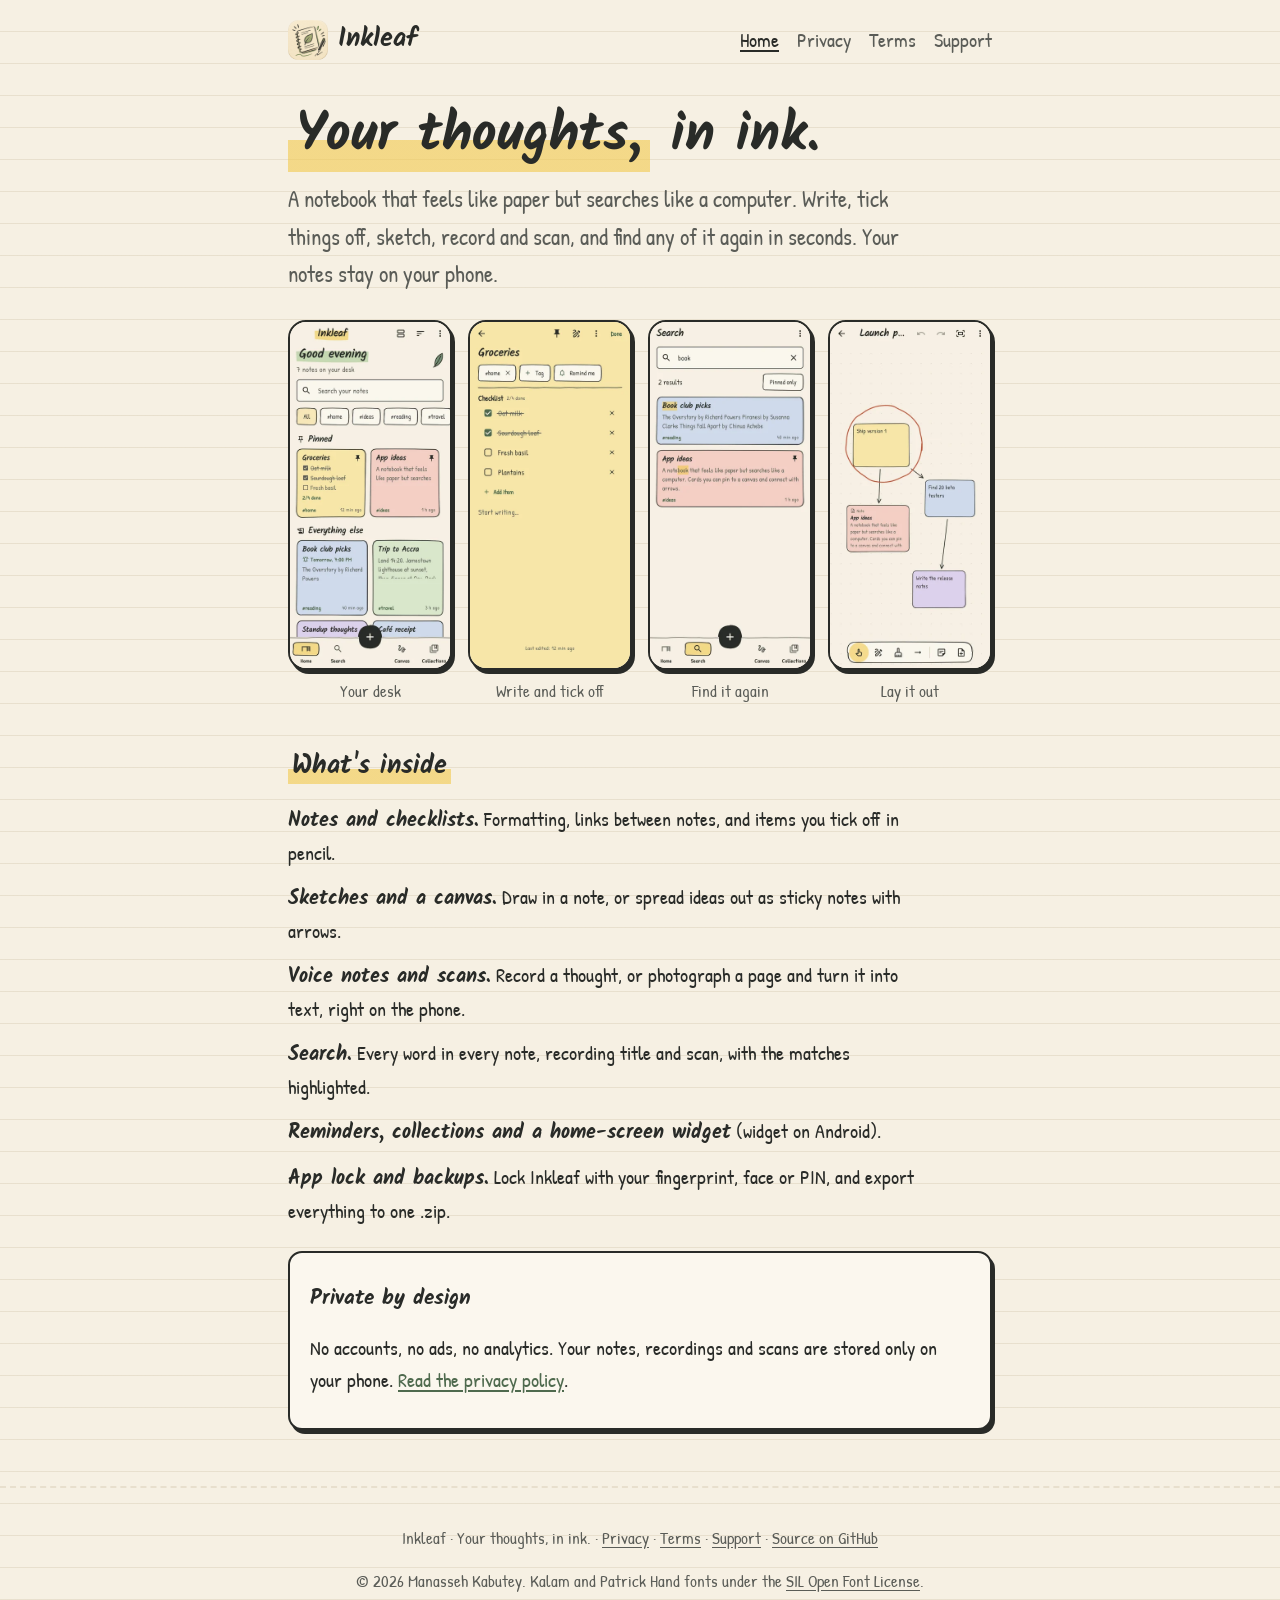
<file: site/index.html>
<!doctype html>
<html lang="en">
<head>
  <meta charset="utf-8">
  <meta name="viewport" content="width=device-width, initial-scale=1">
  <title>Inkleaf: your thoughts, in ink</title>
  <meta name="description" content="Inkleaf is a warm, hand-drawn notebook for Android and iPhone. Write, tick off checklists, sketch, record, scan and search. Everything stays on your phone.">
  <meta name="theme-color" content="#f6f0e3" media="(prefers-color-scheme: light)">
  <meta name="theme-color" content="#1f201e" media="(prefers-color-scheme: dark)">
  <link rel="icon" href="img/logo-32.png" type="image/png">
  <link rel="apple-touch-icon" href="img/logo-192.png">
  <link rel="preload" href="fonts/Kalam-Bold.ttf" as="font" type="font/ttf" crossorigin>
  <link rel="preload" href="fonts/PatrickHand-Regular.ttf" as="font" type="font/ttf" crossorigin>
  <link rel="stylesheet" href="style.css">
</head>
<body>
  <header class="site wrap">
    <a class="brand" href="index.html"><img src="img/logo-192.png" alt="" width="40" height="40">Inkleaf</a>
    <nav class="site" aria-label="Site">
      <a href="index.html" aria-current="page">Home</a>
      <a href="privacy.html">Privacy</a>
      <a href="terms.html">Terms</a>
      <a href="support.html">Support</a>
    </nav>
  </header>
  <main class="wrap">
    <h1><span class="mark">Your thoughts,</span> in ink.</h1>
    <p class="lede">A notebook that feels like paper but searches like a computer. Write, tick things off, sketch, record and scan, and find any of it again in seconds. Your notes stay on your phone.</p>

    <div class="shots">
      <figure><img src="img/home.webp" alt="Inkleaf's home screen: pinned pastel note cards on cream paper" width="390" height="844"><figcaption>Your desk</figcaption></figure>
      <figure><img src="img/editor.webp" alt="Writing a note in Inkleaf's editor" width="390" height="844" loading="lazy"><figcaption>Write and tick off</figcaption></figure>
      <figure><img src="img/search.webp" alt="Search results with the matching words highlighted" width="390" height="844" loading="lazy"><figcaption>Find it again</figcaption></figure>
      <figure><img src="img/canvas.webp" alt="A canvas of sticky notes joined by arrows" width="390" height="844" loading="lazy"><figcaption>Lay it out</figcaption></figure>
    </div>

    <h2><span class="mark">What's inside</span></h2>
    <ul class="features">
      <li><strong>Notes and checklists.</strong> Formatting, links between notes, and items you tick off in pencil.</li>
      <li><strong>Sketches and a canvas.</strong> Draw in a note, or spread ideas out as sticky notes with arrows.</li>
      <li><strong>Voice notes and scans.</strong> Record a thought, or photograph a page and turn it into text, right on the phone.</li>
      <li><strong>Search.</strong> Every word in every note, recording title and scan, with the matches highlighted.</li>
      <li><strong>Reminders, collections and a home-screen widget</strong> (widget on Android).</li>
      <li><strong>App lock and backups.</strong> Lock Inkleaf with your fingerprint, face or PIN, and export everything to one .zip.</li>
    </ul>

    <div class="card">
      <h3>Private by design</h3>
      <p>No accounts, no ads, no analytics. Your notes, recordings and scans are stored only on your phone. <a href="privacy.html">Read the privacy policy</a>.</p>
    </div>
  </main>
  <footer class="site">
    <p>Inkleaf · Your thoughts, in ink. · <a href="privacy.html">Privacy</a> · <a href="terms.html">Terms</a> · <a href="support.html">Support</a> · <a href="https://github.com/Qharny/InkLeaf">Source on GitHub</a></p>
    <p>© 2026 Manasseh Kabutey. Kalam and Patrick Hand fonts under the <a href="fonts/Kalam-OFL.txt">SIL Open Font License</a>.</p>
  </footer>
</body>
</html>
</file>
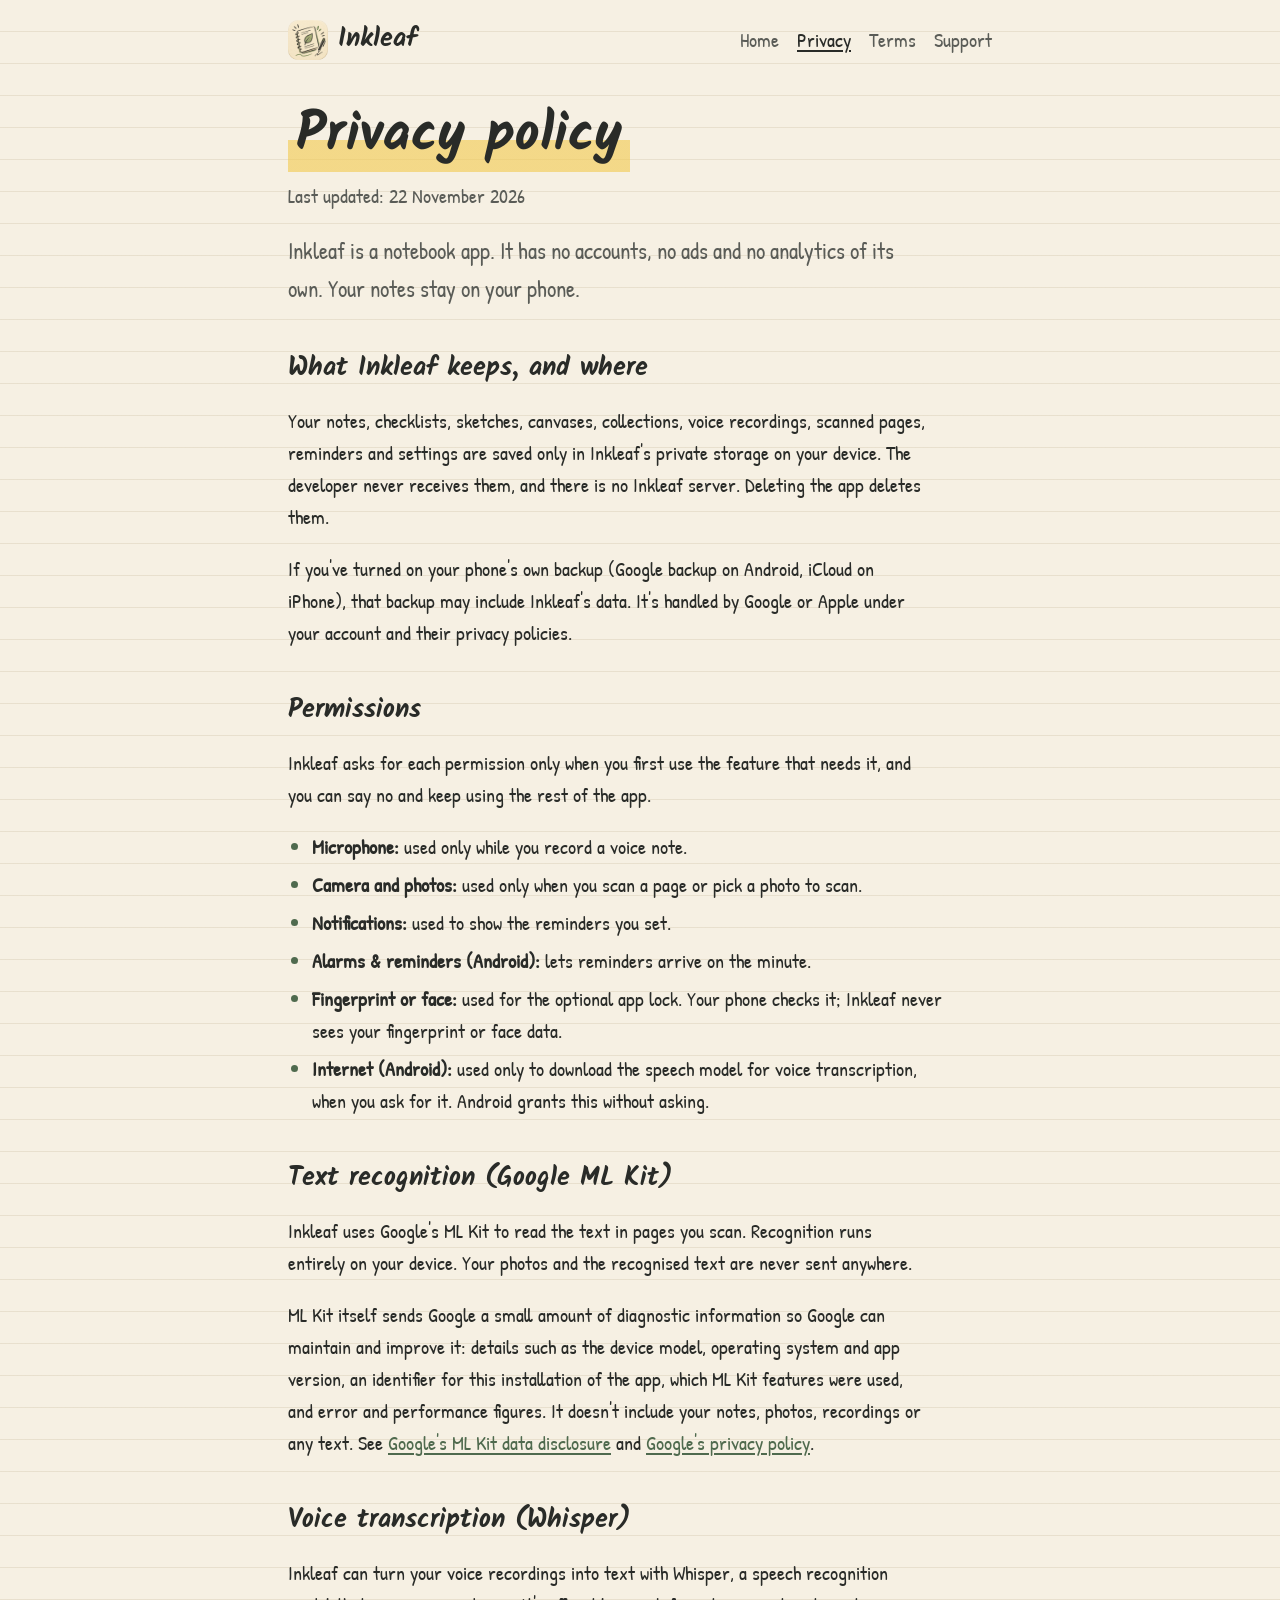
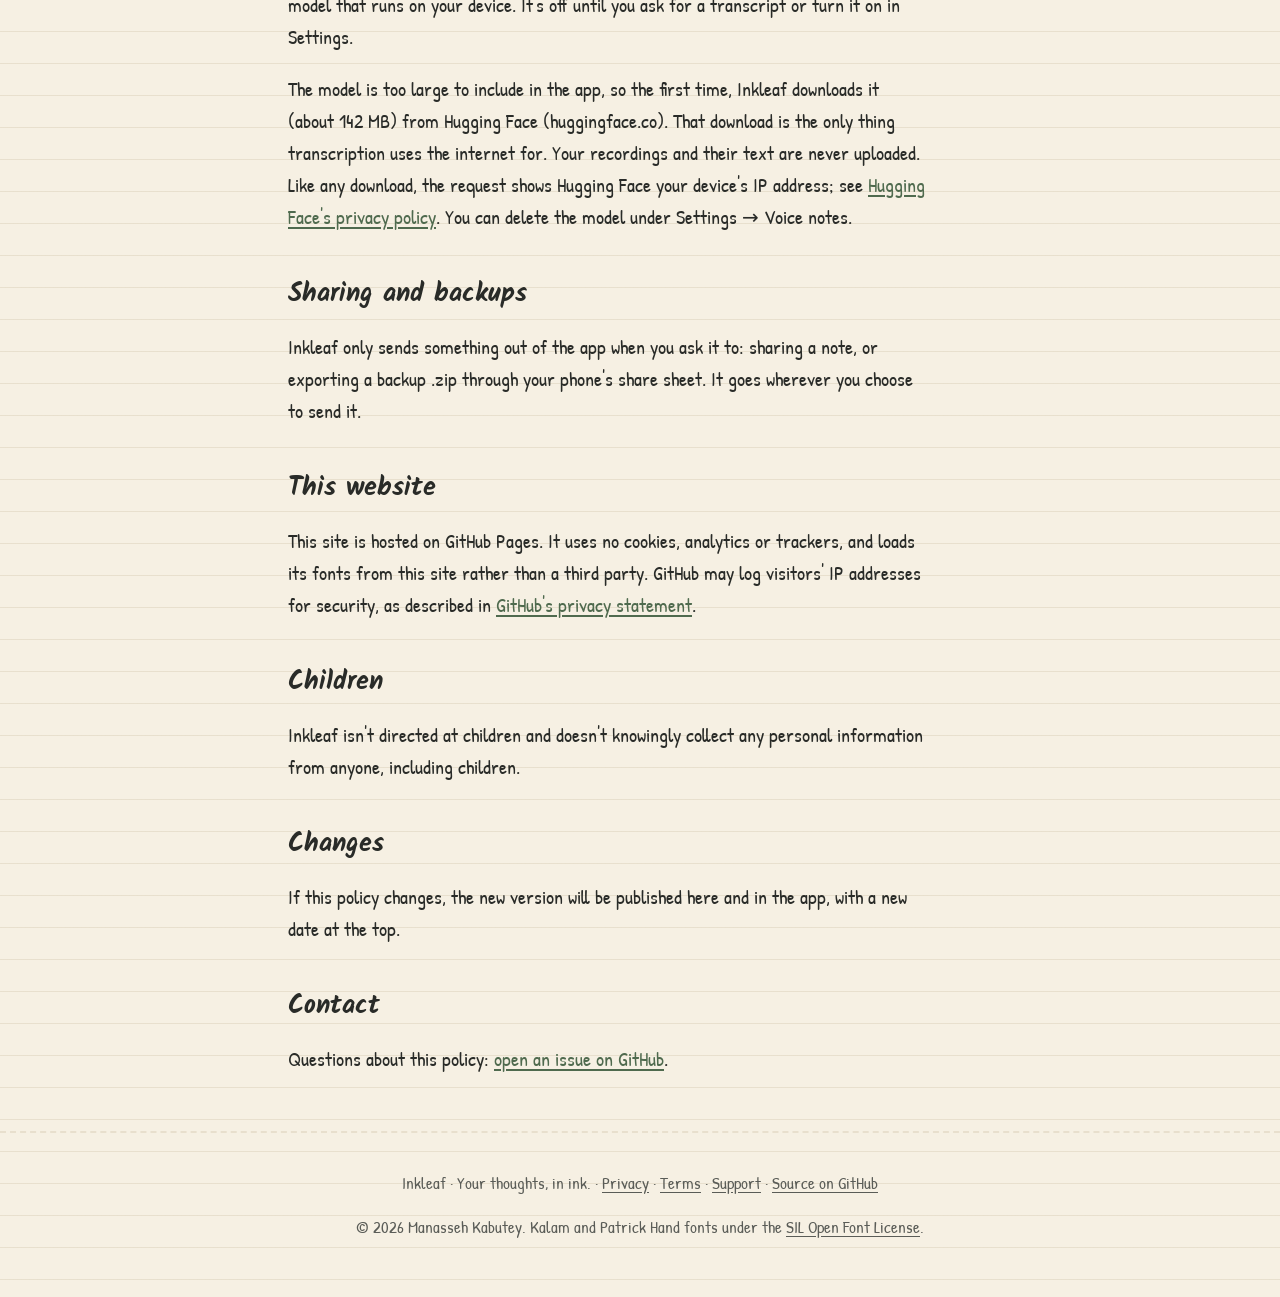
<file: site/privacy.html>
<!doctype html>
<html lang="en">
<head>
  <meta charset="utf-8">
  <meta name="viewport" content="width=device-width, initial-scale=1">
  <title>Privacy policy · Inkleaf</title>
  <meta name="description" content="What Inkleaf keeps on your phone, and what it never sends.">
  <meta name="theme-color" content="#f6f0e3" media="(prefers-color-scheme: light)">
  <meta name="theme-color" content="#1f201e" media="(prefers-color-scheme: dark)">
  <link rel="icon" href="img/logo-32.png" type="image/png">
  <link rel="apple-touch-icon" href="img/logo-192.png">
  <link rel="preload" href="fonts/Kalam-Bold.ttf" as="font" type="font/ttf" crossorigin>
  <link rel="preload" href="fonts/PatrickHand-Regular.ttf" as="font" type="font/ttf" crossorigin>
  <link rel="stylesheet" href="style.css">
</head>
<body>
  <header class="site wrap">
    <a class="brand" href="index.html"><img src="img/logo-192.png" alt="" width="40" height="40">Inkleaf</a>
    <nav class="site" aria-label="Site">
      <a href="index.html">Home</a>
      <a href="privacy.html" aria-current="page">Privacy</a>
      <a href="terms.html">Terms</a>
      <a href="support.html">Support</a>
    </nav>
  </header>
  <main class="wrap">
    <h1><span class="mark">Privacy policy</span></h1>
    <p class="updated">Last updated: 22 November 2026</p>
    <p class="lede">Inkleaf is a notebook app. It has no accounts, no ads and no analytics of its own. Your notes stay on your phone.</p>

    <h2>What Inkleaf keeps, and where</h2>
    <p>Your notes, checklists, sketches, canvases, collections, voice recordings, scanned pages, reminders and settings are saved only in Inkleaf's private storage on your device. The developer never receives them, and there is no Inkleaf server. Deleting the app deletes them.</p>
    <p>If you've turned on your phone's own backup (Google backup on Android, iCloud on iPhone), that backup may include Inkleaf's data. It's handled by Google or Apple under your account and their privacy policies.</p>

    <h2>Permissions</h2>
    <p>Inkleaf asks for each permission only when you first use the feature that needs it, and you can say no and keep using the rest of the app.</p>
    <ul>
      <li><strong>Microphone:</strong> used only while you record a voice note.</li>
      <li><strong>Camera and photos:</strong> used only when you scan a page or pick a photo to scan.</li>
      <li><strong>Notifications:</strong> used to show the reminders you set.</li>
      <li><strong>Alarms &amp; reminders (Android):</strong> lets reminders arrive on the minute.</li>
      <li><strong>Fingerprint or face:</strong> used for the optional app lock. Your phone checks it; Inkleaf never sees your fingerprint or face data.</li>
      <li><strong>Internet (Android):</strong> used only to download the speech model for voice transcription, when you ask for it. Android grants this without asking.</li>
    </ul>

    <h2>Text recognition (Google ML Kit)</h2>
    <p>Inkleaf uses Google's ML Kit to read the text in pages you scan. Recognition runs entirely on your device. Your photos and the recognised text are never sent anywhere.</p>
    <p>ML Kit itself sends Google a small amount of diagnostic information so Google can maintain and improve it: details such as the device model, operating system and app version, an identifier for this installation of the app, which ML Kit features were used, and error and performance figures. It doesn't include your notes, photos, recordings or any text. See <a href="https://developers.google.com/ml-kit/android/data-disclosure">Google's ML Kit data disclosure</a> and <a href="https://policies.google.com/privacy">Google's privacy policy</a>.</p>

    <h2>Voice transcription (Whisper)</h2>
    <p>Inkleaf can turn your voice recordings into text with Whisper, a speech recognition model that runs on your device. It's off until you ask for a transcript or turn it on in Settings.</p>
    <p>The model is too large to include in the app, so the first time, Inkleaf downloads it (about 142 MB) from Hugging Face (huggingface.co). That download is the only thing transcription uses the internet for. Your recordings and their text are never uploaded. Like any download, the request shows Hugging Face your device's IP address; see <a href="https://huggingface.co/privacy">Hugging Face's privacy policy</a>. You can delete the model under Settings → Voice notes.</p>

    <h2>Sharing and backups</h2>
    <p>Inkleaf only sends something out of the app when you ask it to: sharing a note, or exporting a backup .zip through your phone's share sheet. It goes wherever you choose to send it.</p>

    <h2>This website</h2>
    <p>This site is hosted on GitHub Pages. It uses no cookies, analytics or trackers, and loads its fonts from this site rather than a third party. GitHub may log visitors' IP addresses for security, as described in <a href="https://docs.github.com/en/site-policy/privacy-policies/github-general-privacy-statement">GitHub's privacy statement</a>.</p>

    <h2>Children</h2>
    <p>Inkleaf isn't directed at children and doesn't knowingly collect any personal information from anyone, including children.</p>

    <h2>Changes</h2>
    <p>If this policy changes, the new version will be published here and in the app, with a new date at the top.</p>

    <h2>Contact</h2>
    <p>Questions about this policy: <a href="https://github.com/Qharny/InkLeaf/issues">open an issue on GitHub</a>.</p>
  </main>
  <footer class="site">
    <p>Inkleaf · Your thoughts, in ink. · <a href="privacy.html">Privacy</a> · <a href="terms.html">Terms</a> · <a href="support.html">Support</a> · <a href="https://github.com/Qharny/InkLeaf">Source on GitHub</a></p>
    <p>© 2026 Manasseh Kabutey. Kalam and Patrick Hand fonts under the <a href="fonts/Kalam-OFL.txt">SIL Open Font License</a>.</p>
  </footer>
</body>
</html>
</file>
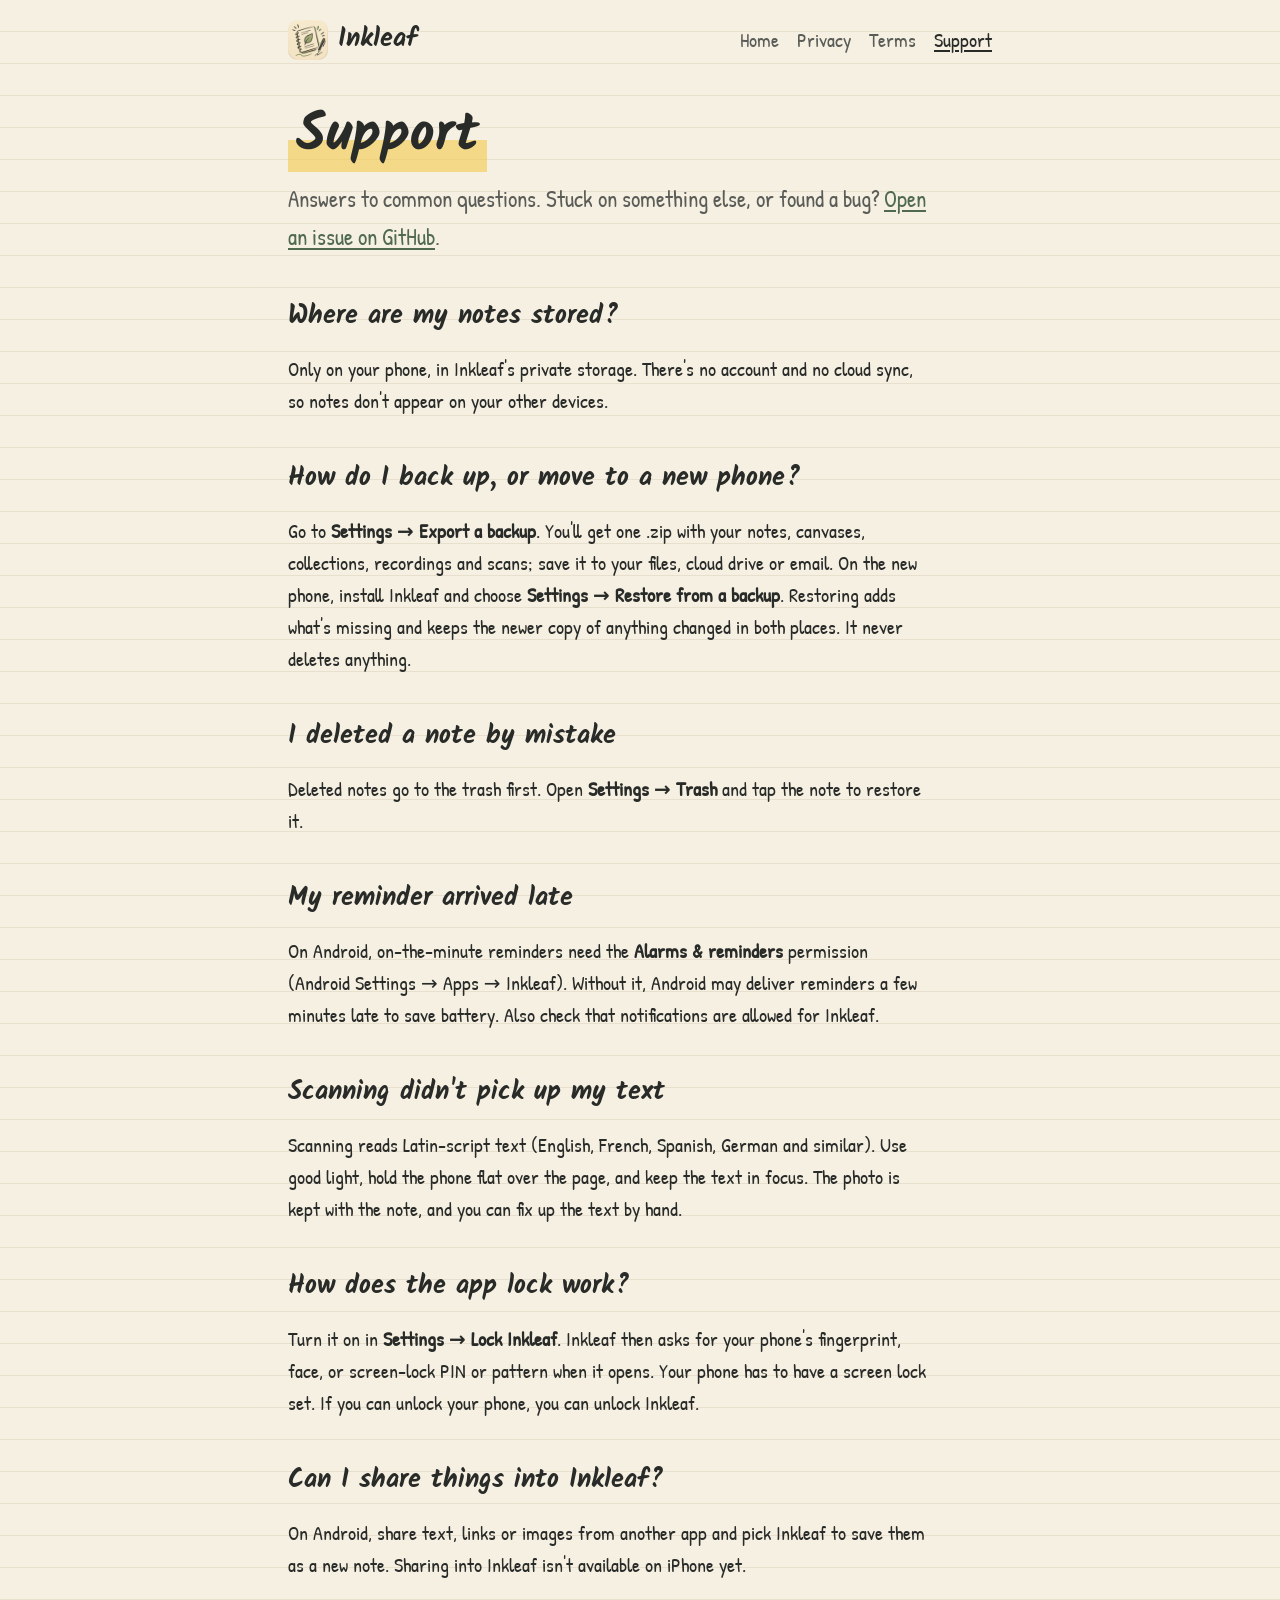
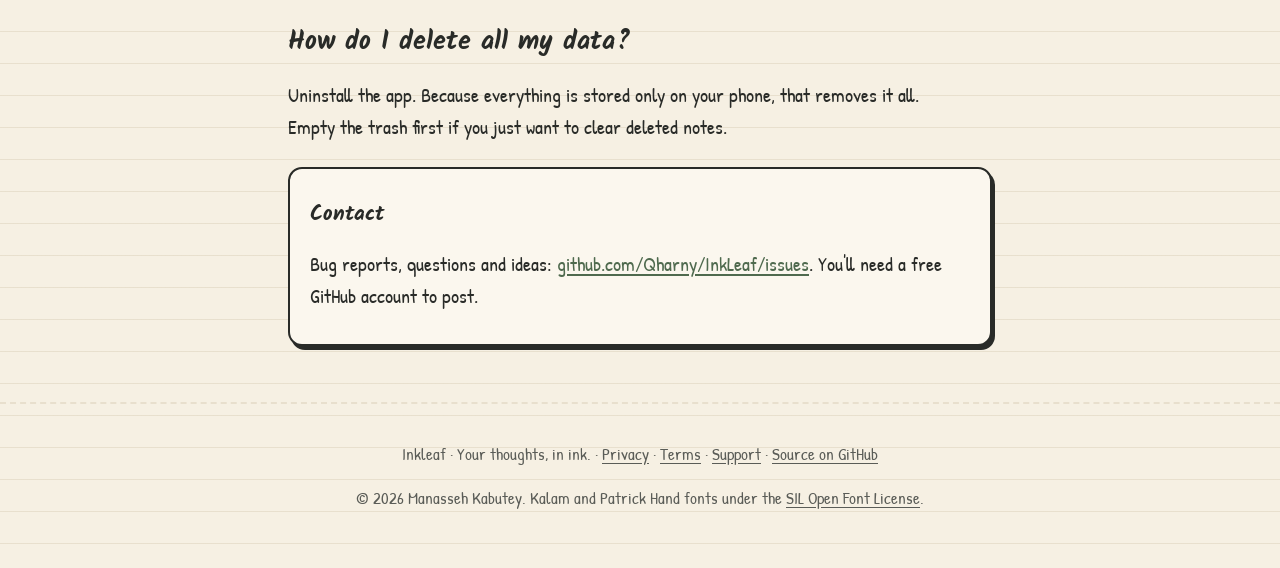
<file: site/support.html>
<!doctype html>
<html lang="en">
<head>
  <meta charset="utf-8">
  <meta name="viewport" content="width=device-width, initial-scale=1">
  <title>Support · Inkleaf</title>
  <meta name="description" content="Help with Inkleaf: backups, moving phones, reminders, scanning and the app lock.">
  <meta name="theme-color" content="#f6f0e3" media="(prefers-color-scheme: light)">
  <meta name="theme-color" content="#1f201e" media="(prefers-color-scheme: dark)">
  <link rel="icon" href="img/logo-32.png" type="image/png">
  <link rel="apple-touch-icon" href="img/logo-192.png">
  <link rel="preload" href="fonts/Kalam-Bold.ttf" as="font" type="font/ttf" crossorigin>
  <link rel="preload" href="fonts/PatrickHand-Regular.ttf" as="font" type="font/ttf" crossorigin>
  <link rel="stylesheet" href="style.css">
</head>
<body>
  <header class="site wrap">
    <a class="brand" href="index.html"><img src="img/logo-192.png" alt="" width="40" height="40">Inkleaf</a>
    <nav class="site" aria-label="Site">
      <a href="index.html">Home</a>
      <a href="privacy.html">Privacy</a>
      <a href="terms.html">Terms</a>
      <a href="support.html" aria-current="page">Support</a>
    </nav>
  </header>
  <main class="wrap">
    <h1><span class="mark">Support</span></h1>
    <p class="lede">Answers to common questions. Stuck on something else, or found a bug? <a href="https://github.com/Qharny/InkLeaf/issues/new">Open an issue on GitHub</a>.</p>

    <h2>Where are my notes stored?</h2>
    <p>Only on your phone, in Inkleaf's private storage. There's no account and no cloud sync, so notes don't appear on your other devices.</p>

    <h2>How do I back up, or move to a new phone?</h2>
    <p>Go to <strong>Settings → Export a backup</strong>. You'll get one .zip with your notes, canvases, collections, recordings and scans; save it to your files, cloud drive or email. On the new phone, install Inkleaf and choose <strong>Settings → Restore from a backup</strong>. Restoring adds what's missing and keeps the newer copy of anything changed in both places. It never deletes anything.</p>

    <h2>I deleted a note by mistake</h2>
    <p>Deleted notes go to the trash first. Open <strong>Settings → Trash</strong> and tap the note to restore it.</p>

    <h2>My reminder arrived late</h2>
    <p>On Android, on-the-minute reminders need the <strong>Alarms &amp; reminders</strong> permission (Android Settings → Apps → Inkleaf). Without it, Android may deliver reminders a few minutes late to save battery. Also check that notifications are allowed for Inkleaf.</p>

    <h2>Scanning didn't pick up my text</h2>
    <p>Scanning reads Latin-script text (English, French, Spanish, German and similar). Use good light, hold the phone flat over the page, and keep the text in focus. The photo is kept with the note, and you can fix up the text by hand.</p>

    <h2>How does the app lock work?</h2>
    <p>Turn it on in <strong>Settings → Lock Inkleaf</strong>. Inkleaf then asks for your phone's fingerprint, face, or screen-lock PIN or pattern when it opens. Your phone has to have a screen lock set. If you can unlock your phone, you can unlock Inkleaf.</p>

    <h2>Can I share things into Inkleaf?</h2>
    <p>On Android, share text, links or images from another app and pick Inkleaf to save them as a new note. Sharing into Inkleaf isn't available on iPhone yet.</p>

    <h2>How do I delete all my data?</h2>
    <p>Uninstall the app. Because everything is stored only on your phone, that removes it all. Empty the trash first if you just want to clear deleted notes.</p>

    <div class="card">
      <h3>Contact</h3>
      <p>Bug reports, questions and ideas: <a href="https://github.com/Qharny/InkLeaf/issues">github.com/Qharny/InkLeaf/issues</a>. You'll need a free GitHub account to post.</p>
    </div>
  </main>
  <footer class="site">
    <p>Inkleaf · Your thoughts, in ink. · <a href="privacy.html">Privacy</a> · <a href="terms.html">Terms</a> · <a href="support.html">Support</a> · <a href="https://github.com/Qharny/InkLeaf">Source on GitHub</a></p>
    <p>© 2026 Manasseh Kabutey. Kalam and Patrick Hand fonts under the <a href="fonts/Kalam-OFL.txt">SIL Open Font License</a>.</p>
  </footer>
</body>
</html>
</file>
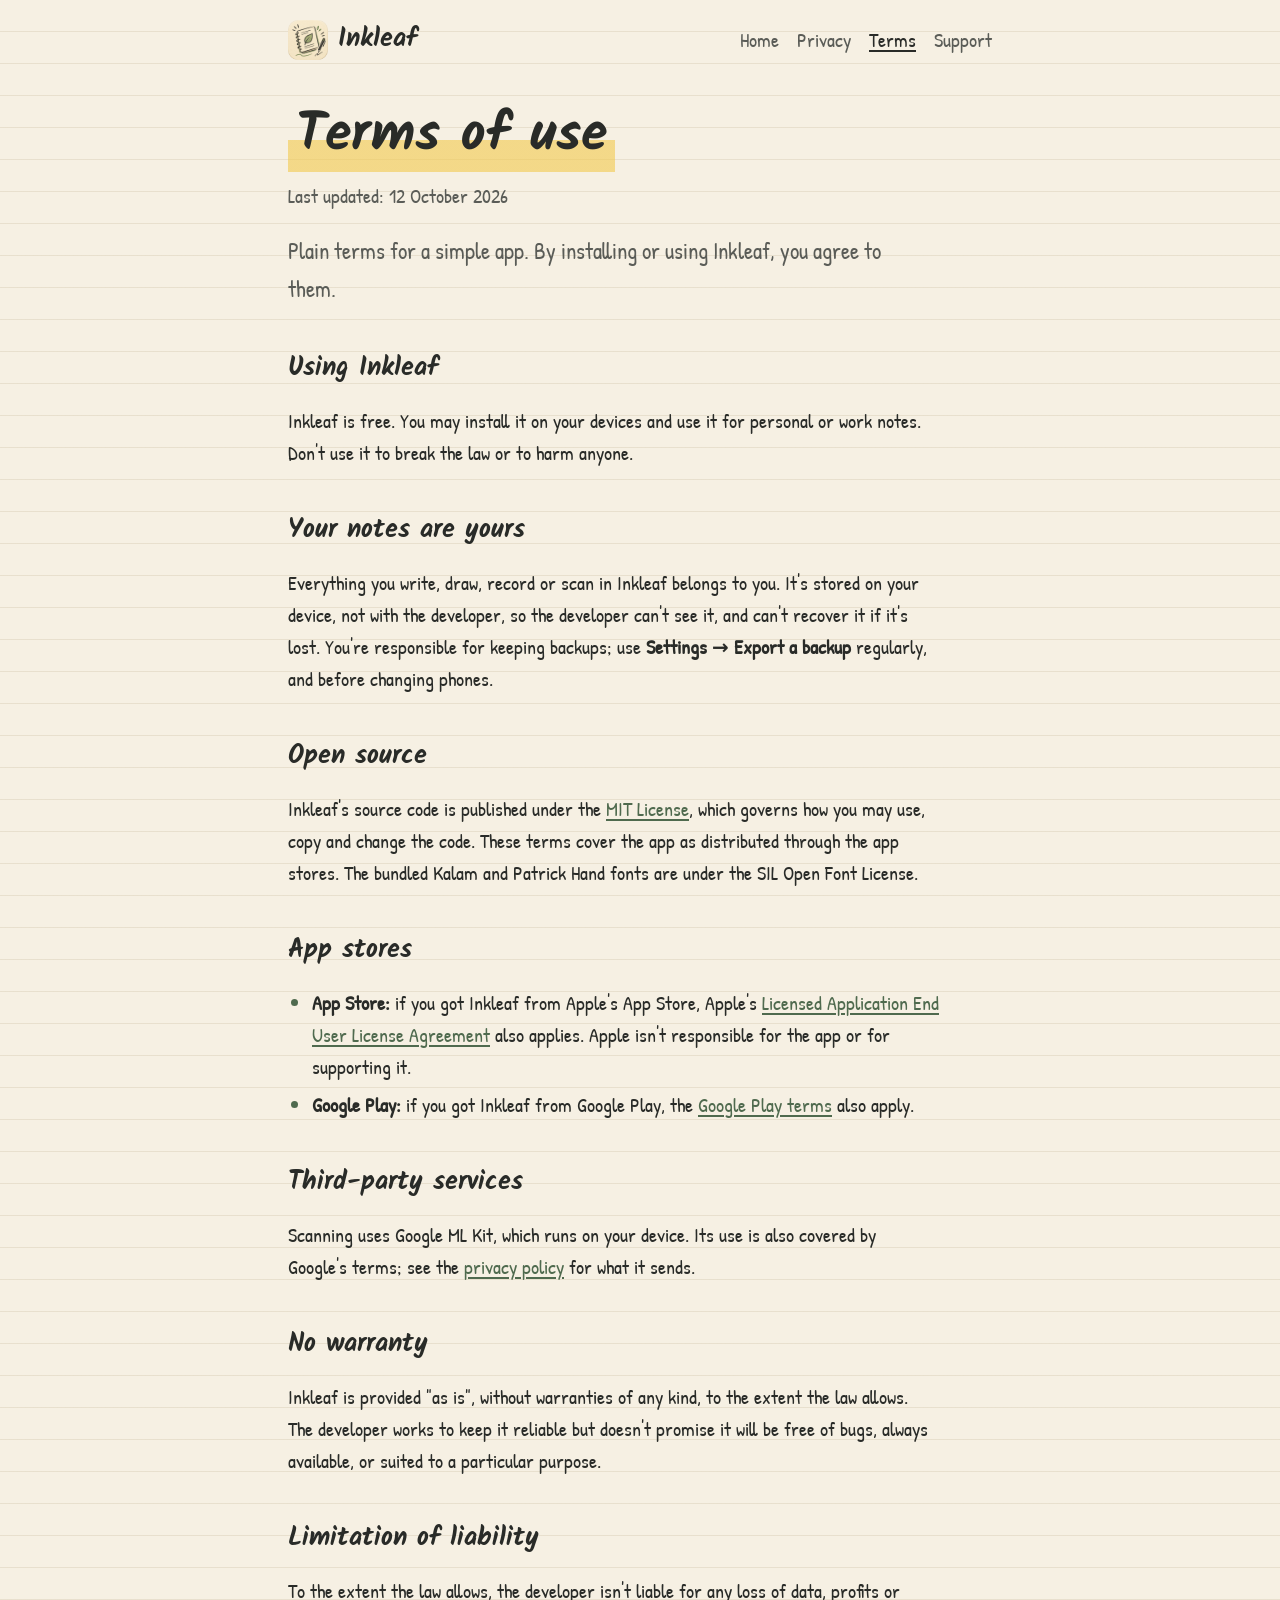
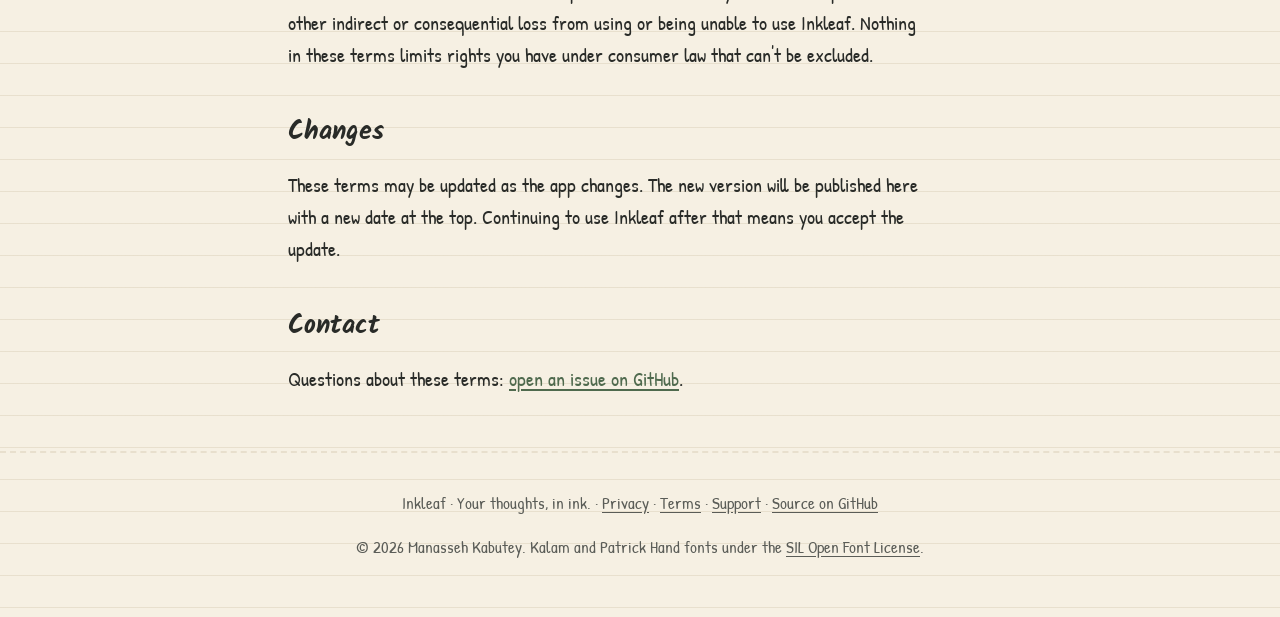
<file: site/terms.html>
<!doctype html>
<html lang="en">
<head>
  <meta charset="utf-8">
  <meta name="viewport" content="width=device-width, initial-scale=1">
  <title>Terms of use · Inkleaf</title>
  <meta name="description" content="The terms for using the Inkleaf notebook app.">
  <meta name="theme-color" content="#f6f0e3" media="(prefers-color-scheme: light)">
  <meta name="theme-color" content="#1f201e" media="(prefers-color-scheme: dark)">
  <link rel="icon" href="img/logo-32.png" type="image/png">
  <link rel="apple-touch-icon" href="img/logo-192.png">
  <link rel="preload" href="fonts/Kalam-Bold.ttf" as="font" type="font/ttf" crossorigin>
  <link rel="preload" href="fonts/PatrickHand-Regular.ttf" as="font" type="font/ttf" crossorigin>
  <link rel="stylesheet" href="style.css">
</head>
<body>
  <header class="site wrap">
    <a class="brand" href="index.html"><img src="img/logo-192.png" alt="" width="40" height="40">Inkleaf</a>
    <nav class="site" aria-label="Site">
      <a href="index.html">Home</a>
      <a href="privacy.html">Privacy</a>
      <a href="terms.html" aria-current="page">Terms</a>
      <a href="support.html">Support</a>
    </nav>
  </header>
  <main class="wrap">
    <h1><span class="mark">Terms of use</span></h1>
    <p class="updated">Last updated: 12 October 2026</p>
    <p class="lede">Plain terms for a simple app. By installing or using Inkleaf, you agree to them.</p>

    <h2>Using Inkleaf</h2>
    <p>Inkleaf is free. You may install it on your devices and use it for personal or work notes. Don't use it to break the law or to harm anyone.</p>

    <h2>Your notes are yours</h2>
    <p>Everything you write, draw, record or scan in Inkleaf belongs to you. It's stored on your device, not with the developer, so the developer can't see it, and can't recover it if it's lost. You're responsible for keeping backups; use <strong>Settings → Export a backup</strong> regularly, and before changing phones.</p>

    <h2>Open source</h2>
    <p>Inkleaf's source code is published under the <a href="https://github.com/Qharny/InkLeaf/blob/main/LICENSE">MIT License</a>, which governs how you may use, copy and change the code. These terms cover the app as distributed through the app stores. The bundled Kalam and Patrick Hand fonts are under the SIL Open Font License.</p>

    <h2>App stores</h2>
    <ul>
      <li><strong>App Store:</strong> if you got Inkleaf from Apple's App Store, Apple's <a href="https://www.apple.com/legal/internet-services/itunes/dev/stdeula/">Licensed Application End User License Agreement</a> also applies. Apple isn't responsible for the app or for supporting it.</li>
      <li><strong>Google Play:</strong> if you got Inkleaf from Google Play, the <a href="https://play.google/developer-content-policy/">Google Play terms</a> also apply.</li>
    </ul>

    <h2>Third-party services</h2>
    <p>Scanning uses Google ML Kit, which runs on your device. Its use is also covered by Google's terms; see the <a href="privacy.html">privacy policy</a> for what it sends.</p>

    <h2>No warranty</h2>
    <p>Inkleaf is provided "as is", without warranties of any kind, to the extent the law allows. The developer works to keep it reliable but doesn't promise it will be free of bugs, always available, or suited to a particular purpose.</p>

    <h2>Limitation of liability</h2>
    <p>To the extent the law allows, the developer isn't liable for any loss of data, profits or other indirect or consequential loss from using or being unable to use Inkleaf. Nothing in these terms limits rights you have under consumer law that can't be excluded.</p>

    <h2>Changes</h2>
    <p>These terms may be updated as the app changes. The new version will be published here with a new date at the top. Continuing to use Inkleaf after that means you accept the update.</p>

    <h2>Contact</h2>
    <p>Questions about these terms: <a href="https://github.com/Qharny/InkLeaf/issues">open an issue on GitHub</a>.</p>
  </main>
  <footer class="site">
    <p>Inkleaf · Your thoughts, in ink. · <a href="privacy.html">Privacy</a> · <a href="terms.html">Terms</a> · <a href="support.html">Support</a> · <a href="https://github.com/Qharny/InkLeaf">Source on GitHub</a></p>
    <p>© 2026 Manasseh Kabutey. Kalam and Patrick Hand fonts under the <a href="fonts/Kalam-OFL.txt">SIL Open Font License</a>.</p>
  </footer>
</body>
</html>
</file>
<file: site/style.css>
/* Inkleaf's paper, ink and sage, as in lib/app/theme/app_colors.dart. */
@font-face {
  font-family: "Kalam";
  src: url("fonts/Kalam-Bold.ttf") format("truetype");
  font-weight: 700;
  font-display: swap;
}
@font-face {
  font-family: "Patrick Hand";
  src: url("fonts/PatrickHand-Regular.ttf") format("truetype");
  font-weight: 400;
  font-display: swap;
}

:root {
  --paper: #f6f0e3;
  --paper-light: #fbf7ee;
  --paper-dark: #ece3cf;
  --ink: #292b28;
  --ink-soft: #5a5c57;
  --sage-deep: #4f6a4e;
  --marker: rgba(242, 201, 76, 0.6);
  --rule: rgba(220, 210, 188, 0.55);
  --card: #fbf7ee;
  color-scheme: light;
}
@media (prefers-color-scheme: dark) {
  :root {
    --paper: #1f201e;
    --paper-light: #2a2c29;
    --paper-dark: #353733;
    --ink: #ede6d6;
    --ink-soft: #b9b3a5;
    --sage-deep: #9db89b;
    --marker: rgba(242, 201, 76, 0.32);
    --rule: rgba(69, 71, 63, 0.35);
    --card: #2a2c29;
    color-scheme: dark;
  }
}

* { box-sizing: border-box; }

html { -webkit-text-size-adjust: 100%; }

body {
  margin: 0;
  background-color: var(--paper);
  /* Faint ruled lines, like the app's notebook paper. */
  background-image: repeating-linear-gradient(
    to bottom, transparent 0 31px, var(--rule) 31px 32px);
  color: var(--ink);
  font-family: "Patrick Hand", "Segoe Print", "Comic Sans MS", system-ui, sans-serif;
  font-size: 1.25rem;
  line-height: 1.6;
}

a { color: var(--sage-deep); text-underline-offset: 3px; }
a:hover { text-decoration-thickness: 2px; }
a:focus-visible { outline: 2px dashed var(--sage-deep); outline-offset: 3px; border-radius: 4px; }

.wrap { max-width: 46rem; margin: 0 auto; padding: 0 16px; }

header.site {
  display: flex;
  flex-wrap: wrap;
  align-items: center;
  justify-content: space-between;
  gap: 8px 20px;
  padding-top: 20px;
  padding-bottom: 8px;
}
.brand {
  display: inline-flex;
  align-items: center;
  gap: 10px;
  color: var(--ink);
  text-decoration: none;
  font-family: "Kalam", cursive;
  font-weight: 700;
  font-size: 1.6rem;
}
.brand img { width: 40px; height: 40px; border-radius: 10px; }
nav.site { display: flex; flex-wrap: wrap; gap: 4px 18px; }
nav.site a { color: var(--ink-soft); text-decoration: none; }
nav.site a:hover, nav.site a[aria-current="page"] { color: var(--ink); text-decoration: underline; }

h1, h2, h3 {
  font-family: "Kalam", cursive;
  font-weight: 700;
  line-height: 1.25;
  text-wrap: balance;
}
h1 { font-size: clamp(2.2rem, 7vw, 3.4rem); margin: 0.6em 0 0.2em; }
h2 { font-size: 1.6rem; margin: 1.8em 0 0.3em; }
h3 { font-size: 1.3rem; margin: 1.4em 0 0.2em; }

/* The marker swipe behind headings. */
.mark {
  background: linear-gradient(transparent 55%, var(--marker) 55% 92%, transparent 92%);
  padding: 0 0.15em;
  -webkit-box-decoration-break: clone;
  box-decoration-break: clone;
}

.lede { font-size: 1.45rem; color: var(--ink-soft); margin-top: 0; }
.updated { color: var(--ink-soft); margin-top: 0; }

main p, main li { max-width: 40rem; }
main ul { padding-left: 1.2em; }
main li { margin: 0.3em 0; }
main li::marker { color: var(--sage-deep); }

.card {
  background: var(--card);
  border: 2px solid var(--ink);
  border-radius: 14px;
  box-shadow: 3px 4px 0 var(--ink);
  padding: 4px 20px 12px;
  margin: 24px 0;
}

.button {
  display: inline-block;
  padding: 6px 18px;
  border: 2px solid var(--ink);
  border-radius: 12px;
  box-shadow: 2px 3px 0 var(--ink);
  background: var(--paper-light);
  color: var(--ink);
  text-decoration: none;
}
.button:hover { transform: translate(-1px, -1px); box-shadow: 3px 4px 0 var(--ink); }
@media (prefers-reduced-motion: reduce) { .button:hover { transform: none; } }

.shots {
  display: grid;
  grid-template-columns: repeat(auto-fit, minmax(150px, 1fr));
  gap: 16px;
  margin: 28px 0;
}
.shots figure { margin: 0; text-align: center; color: var(--ink-soft); font-size: 1.05rem; }
.shots img {
  width: 100%;
  height: auto;
  border: 2px solid var(--ink);
  border-radius: 18px;
  box-shadow: 3px 4px 0 var(--ink);
  background: var(--paper-light);
}

.features { padding-left: 0; list-style: none; }
.features li { margin: 0.6em 0; }
.features strong { font-family: "Kalam", cursive; }

footer.site {
  margin-top: 56px;
  padding: 20px 16px 40px;
  border-top: 2px dashed var(--rule);
  color: var(--ink-soft);
  font-size: 1.05rem;
  text-align: center;
}
footer.site a { color: var(--ink-soft); }
</file>
